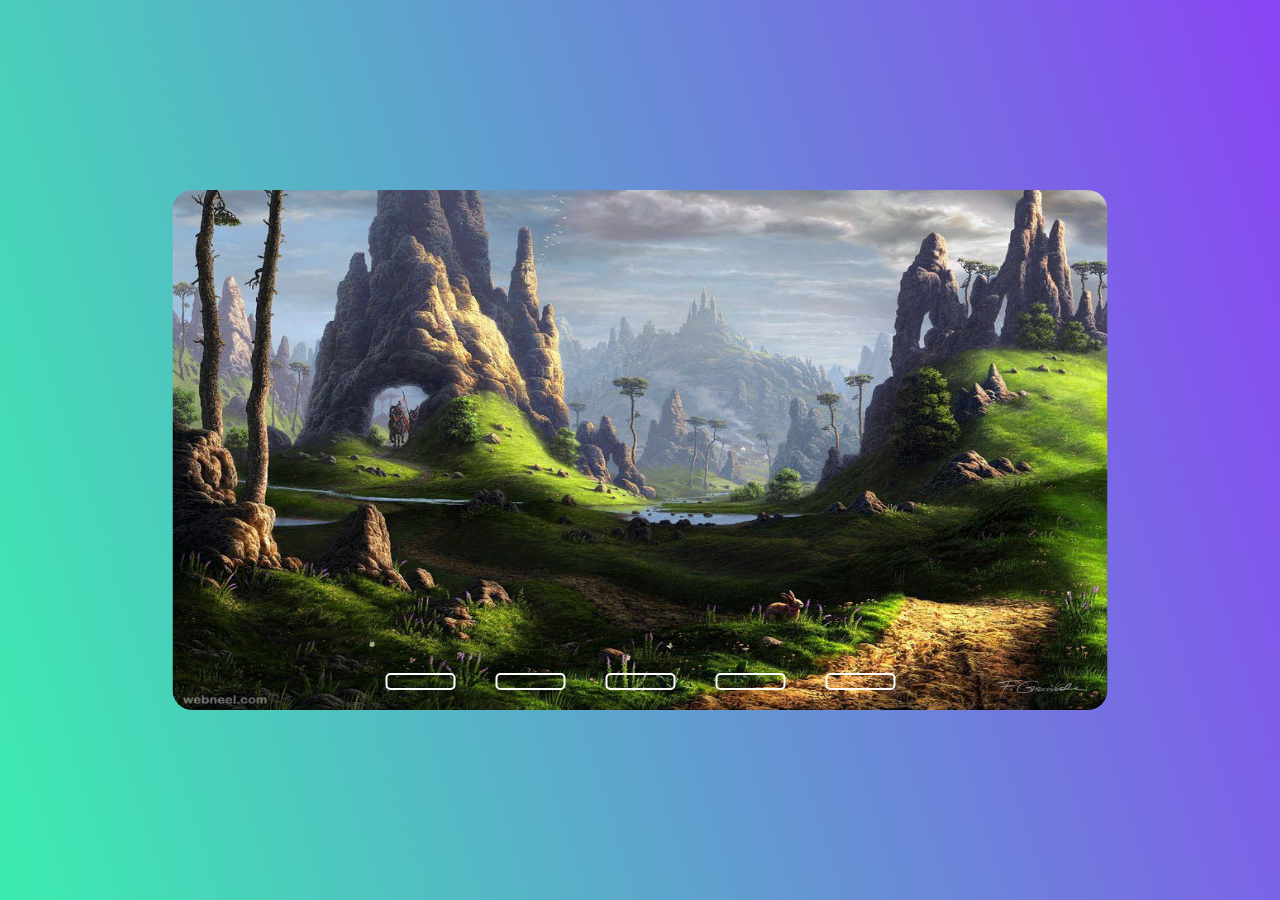
<file: desafios/desafio4.html>
<!DOCTYPE html>
<html lang="pt-br">
  <head>
    <meta charset="UTF-8" />
    <meta http-equiv="X-UA-Compatible" content="IE=edge" />
    <meta name="viewport" content="width=device-width, initial-scale=1.0" />
    <title>Desafio 4</title>
    <link rel="stylesheet" href="../estilos/desafio_4_styles.css">

  </head>
  <body>
    <div class="content">
        <div class="slides">
            <input type="radio" name="slide" id="slide1" checked>
            <input type="radio" name="slide" id="slide2">
            <input type="radio" name="slide" id="slide3">
            <input type="radio" name="slide" id="slide4">
            <input type="radio" name="slide" id="slide5">

            <div class="slide s1"><img src="../imagens/desafio4/1.jpg" alt="Paisagem medieval com montanhas"></div>
            <div class="slide"><img src="../imagens/desafio4/2.jpg" alt="Paisagem fantasia com árvores roxas"></div>
            <div class="slide"><img src="../imagens/desafio4/3.jpg" alt="Capa do jogo cities skyline"></div>
            <div class="slide"><img src="../imagens/desafio4/4.jpg" alt="Lugar fantasia com cristais e montanhas"></div>
            <div class="slide"><img src="../imagens/desafio4/5.jpg" alt="Capa do jogo the first tree"></div>
        </div>

        <div class="navigation">
            <label class="bar" for="slide1"></label>
            <label class="bar" for="slide2"></label>
            <label class="bar" for="slide3"></label>
            <label class="bar" for="slide4"></label>
            <label class="bar" for="slide5"></label>
        </div>
    </div>

    <script src='../scripts/desafio_4.js'></script>
  </body>
</html>
</file>
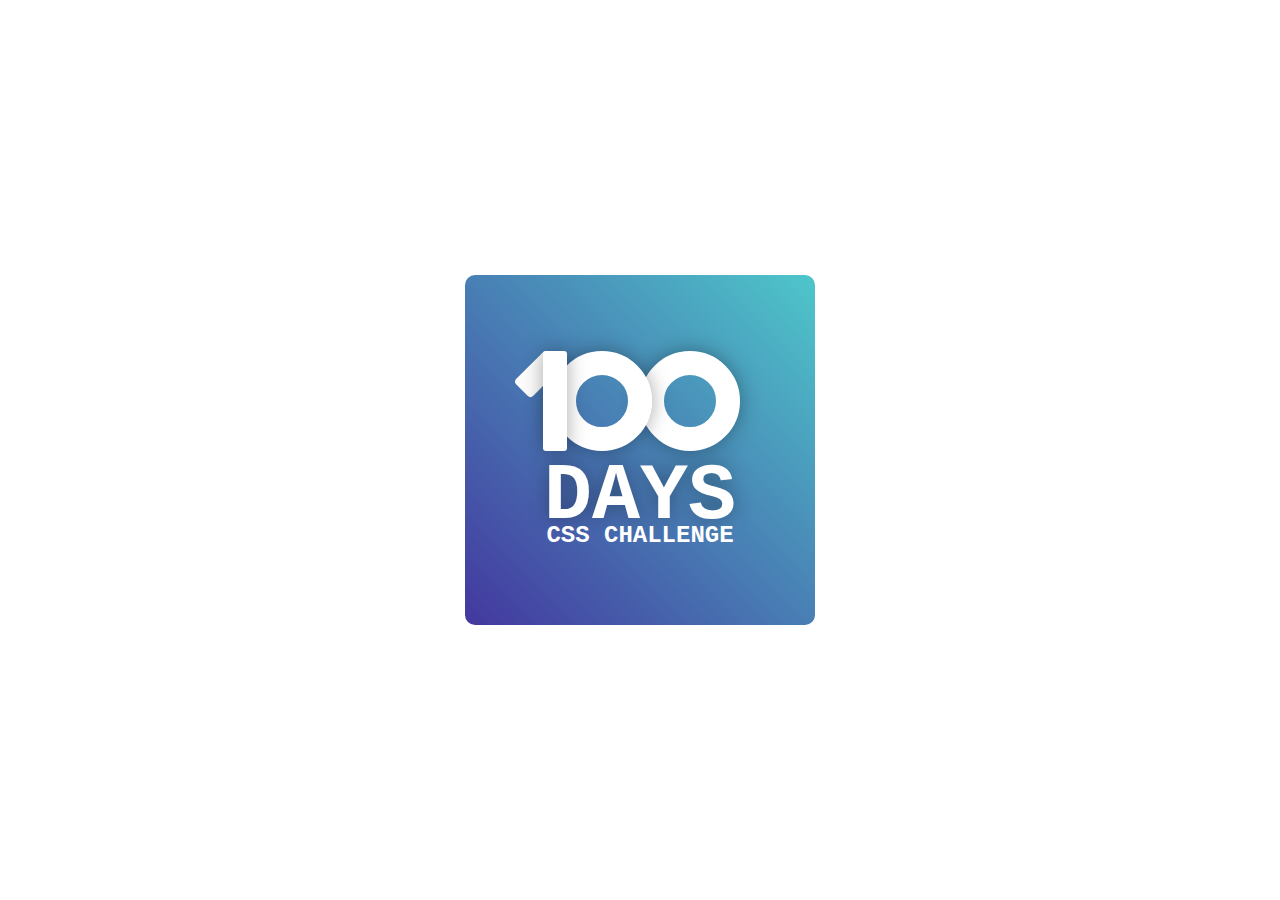
<file: desafios/desafio_1.html>
<!DOCTYPE html>
<html lang="pt-br">
  <head>
    <meta charset="UTF-8" />
    <meta http-equiv="X-UA-Compatible" content="IE=edge" />
    <meta name="viewport" content="width=device-width, initial-scale=1.0" />
    <title>Desafio 1</title>
    <link rel="stylesheet" href="../estilos/desafio_1_styles.css" />
  </head>
  <body>
    <main>
      <div class="number">
        <div class="one"></div>
        <div class="stroke-one"></div>
        <div class="zero zero1"></div>
        <div class="zero zero2"></div>
      </div>
      <h2>Days</h2>
      <p>Css Challenge</p>
    </main>
  </body>
</html>
</file>
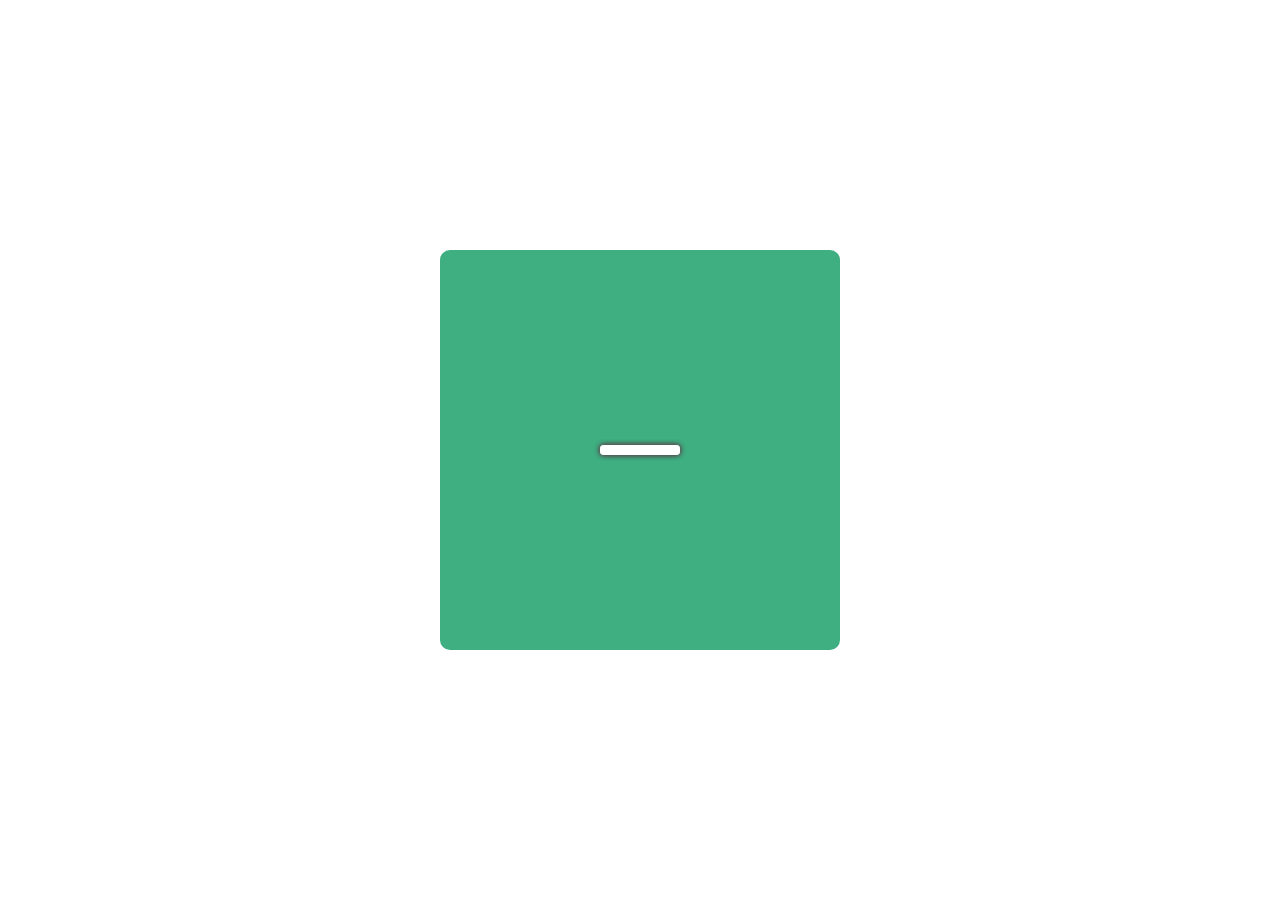
<file: desafios/desafio_2.html>
<!DOCTYPE html>
<html lang="pt-br">
  <head>
    <meta charset="UTF-8" />
    <meta http-equiv="X-UA-Compatible" content="IE=edge" />
    <meta name="viewport" content="width=device-width, initial-scale=1.0" />
    <title>Desafio 2</title>
    <link rel="stylesheet" href="../estilos/desafio_2_styles.css" />
  </head>
  <body>
    <div class="container">
        <div class="center">
            <div id="menu">
                <div class="bar"></div>
                <div class="bar"></div>
                <div class="bar"></div>
            </div>
        </div>
    </div>


    <script src="../scripts/desafio_2.js"></script>
  </body>
</html>
</file>
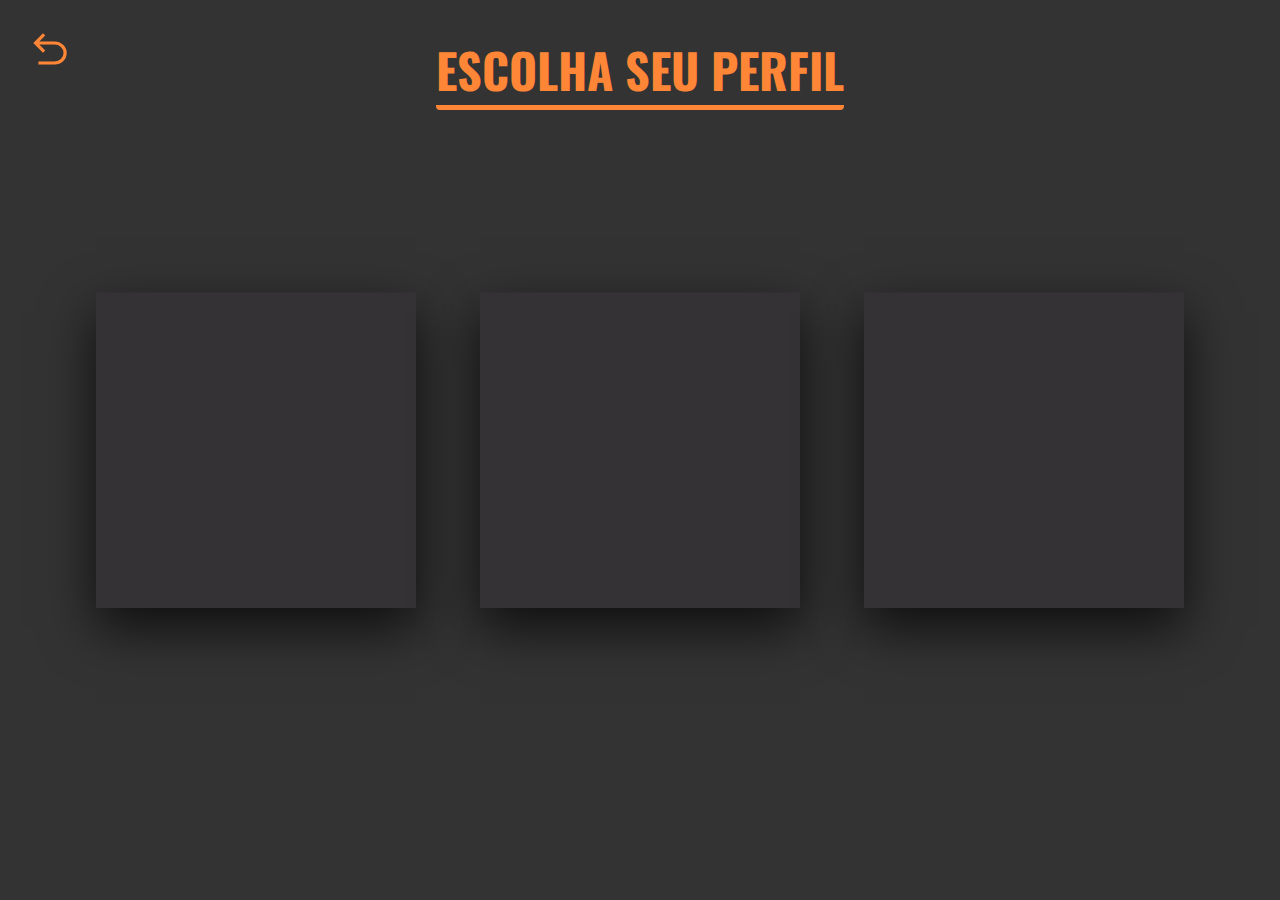
<file: desafios/desafio_3.html>
<!DOCTYPE html>
<html lang="pt-br">
  <head>
    <meta charset="UTF-8" />
    <meta http-equiv="X-UA-Compatible" content="IE=edge" />
    <meta name="viewport" content="width=device-width, initial-scale=1.0" />
    <title>Desafio 3</title>

    <link rel="stylesheet" href="https://fonts.googleapis.com/css2?family=Material+Symbols+Outlined:opsz,wght,FILL,GRAD@24,400,0,0" />
    <link rel="stylesheet" href="../estilos/desafio_3_styles.css" />
    <link href="https://fonts.googleapis.com/css2?family=Baloo+2:wght@400;700;800&amp;family=Roboto:wght@400;700&amp;display=swap" rel="stylesheet">

  </head>
  <body>
    <main>
        <span class="material-symbols-outlined">
            undo
        </span>
        <h1>Escolha seu perfil</h1>
        <div class="card card1">
            <div class="card-top"></div>
            <div class="card-bottom">
                <p>Se sua parada é saúde e bem-estar, você deve gostar dessa plano feito especialmente pra pessoas como você!</p>
                <button value="Salvar">Escolher</button>
            </div>
        </div>

        <div class="card card2">
            <div class="card-top"></div>
            <div class="card-bottom">
                <p>Gosta de ter resistência, força e vitalidade pra viver a vida no potencial máximo? Arrisca nesse aqui, é todo seu! </p>
                <button value="Salvar">Escolher</button>
            </div>
        </div>

        <div class="card card3">
            <div class="card-top"></div>
            <div class="card-bottom">
                <p>Você é hardcore e gosta mesmo é de ter força pra lutar com um urso? Se essa realmente é sua essência, esse deve servir melhor...</p>
                <button value="Salvar">Escolher</button>
            </div>
        </div>
    </main>
  </body>
</html>
</file>
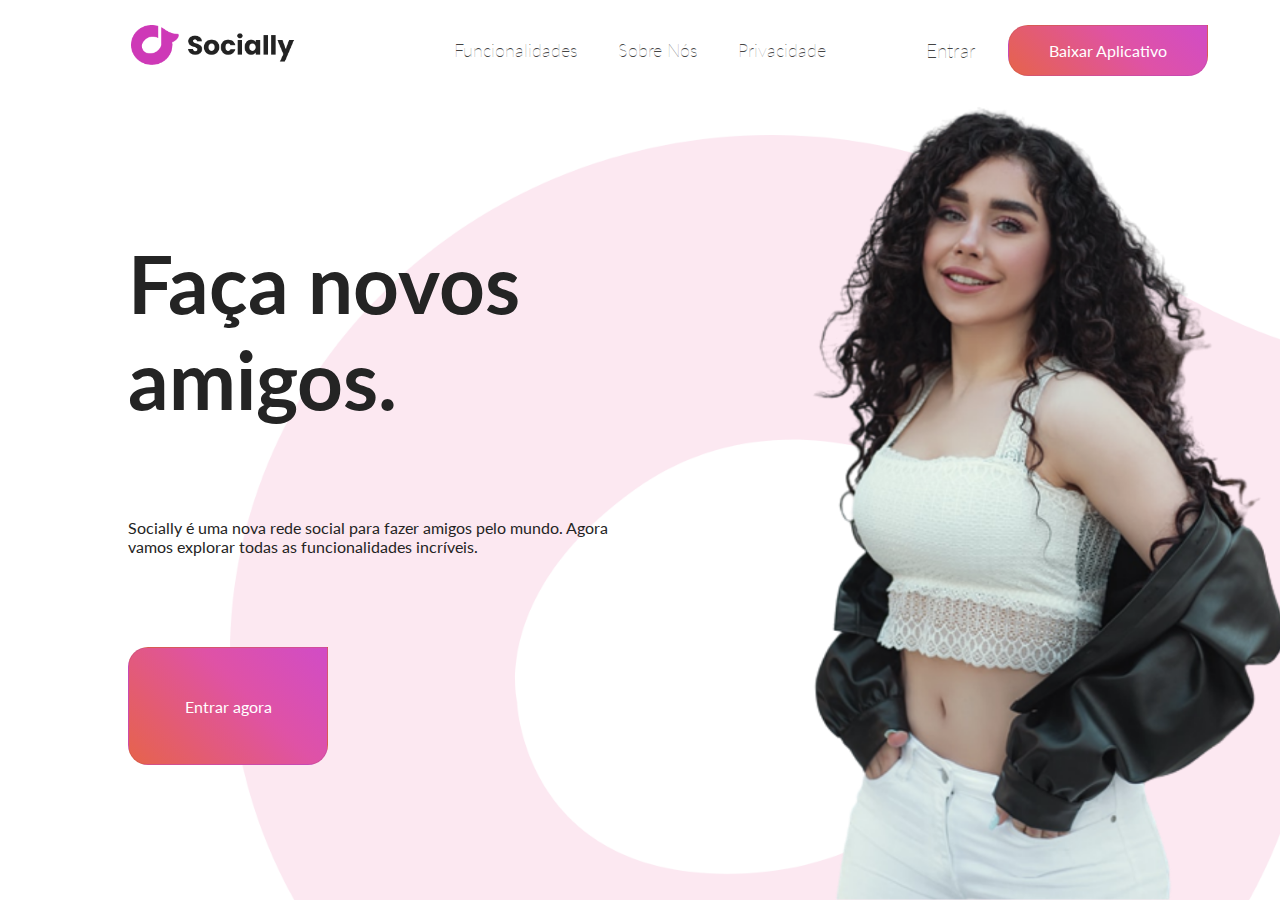
<file: desafios/desafio_5.html>
<!DOCTYPE html>
<html lang="pt-br">
  <head>
    <meta charset="UTF-8" />
    <meta http-equiv="X-UA-Compatible" content="IE=edge" />
    <meta name="viewport" content="width=device-width, initial-scale=1.0" />
    <title>Desafio 5</title>
    <link rel="stylesheet" href="../estilos/desafio_5_styles.css">
    
    <link href="https://fonts.googleapis.com/css2?family=Baloo+2:wght@400;700;800&amp;family=Roboto:wght@400;700&amp;display=swap" rel="stylesheet">
  </head>
  <body>
    <!-- NAV BAR -->

    <div class="content">
        <nav>
            <div class="image">
                <img src="../imagens/desafio5/logo.png" alt="Logo">
            </div>
            <div class="nav">
                <h2>Funcionalidades</h2>
                <h2>Sobre Nós</h2>
                <h2>Privacidade</h2>
            </div>
            <div class="login">
                <h2>Entrar</h2>
                <button class="download">Baixar Aplicativo</button>
            </div>
        </nav>
        
        <!-- NAV BAR -->
        
        <!-- INTRO -->
        <main>
            <div class="text">
                <h1>Faça novos amigos.</h1>
                <p>Socially é uma nova rede social para fazer amigos pelo mundo. Agora vamos explorar todas as funcionalidades incríveis.</p>
                <button class="join">Entrar agora</button>
            </div>
            <div class="girl">
                <img src="../imagens/desafio5/pic.png" alt="Garota Principal">
            </div>
        </main>
    </div>

    <!-- INTRO -->
  </body>
</html>
</file>
<file: estilos/desafio_4_styles.css>
* {
    margin: 0px;
    padding: 0px;
    box-sizing: border-box;
}

body, html{
    width: 100vw;
    height: 100vh;
    background-image: linear-gradient(72deg, #3DEBB0 1%, #8946F3 99%);
}

input{
    display: none;
}

.content {
    position: absolute;
    overflow: hidden;
    top: 50%;
    left: 50%;
    transform: translate(-50%, -50%);

    width: 935px;
    height: 520px;

    border-radius: 20px;
}

.slides {
    display: flex;
    width: 500%;
    height: 100%;
}
.slide{
    width: 20%;
    transition: .5s;
}

.slide img{
    width: 100%;
    height: 100%;
}

#slide1:checked ~ .s1{
    margin-left: 0px;
}
#slide2:checked ~ .s1{
    margin-left: -20%;
}
#slide3:checked ~ .s1{
    margin-left: -40%;
}
#slide4:checked ~ .s1{
    margin-left: -60%;
}
#slide5:checked ~ .s1{
    margin-left: -80%;
}

.navigation {
    position: absolute;
    bottom: 20px;
    left: 50%;
    transform: translateX(-50%);
    display: flex;
}

.bar {
    width: 70px;
    height: 17px;
    border: 2px solid white;
    border-radius: 5px;
    cursor: pointer;

    transition: background-color .3s;
}

.bar:not(:last-child){
    margin-right: 40px;
}

.bar:hover{
    background-color: white;
    transition: .3s;
}
</file>
<file: estilos/desafio_1_styles.css>
* {
    margin: 0px;
    padding: 0px;
    box-sizing: border-box;
    font-family: 'Courier New', Courier, monospace;
}

main{
    display: flex;
    position: absolute;

    width: 350px;
    height: 350px;
    border-radius: 10px; 

    background-image: linear-gradient(to bottom left, #4ec6ca, #43389f);   

    flex-direction: column;
    justify-content: center;
    align-items: center;

    top: 50%;
    left: 50%;
    transform: translate(-50%, -50%);
}

.number{
    display: flex;
}

.stroke-one{
    width: 24px;
    height: 100px;
    background-color: rgb(255, 255, 255);
    box-shadow: 0px 0px 20px 0px rgba(0, 0, 0, 0.342);
    border-radius: 3px;

    z-index: 4;
    transform: translateX(15px);
}
.one{
    position: absolute;

    background-color: rgb(252, 252, 252);

    transform: rotate(45deg) translate(-1px, 2px);

    width: 24px;
    height: 45px;
    border-radius: 4px;
    z-index: 3;
}
.zero{
    width: 100px;
    height: 100px;
    border: 24px solid white;
    border-radius: 50%;
}

.zero1{
    box-shadow: 0px 0px 20px 0px rgba(0, 0, 0, 0.342);
    z-index: 2;
}

.zero2{
    transform: translateX(-12px);
    box-shadow: 0px 0px 20px 0px rgba(0, 0, 0, 0.342);
}

h2 {
    color: rgb(255, 255, 255);
    font-size: 5em;

    text-transform: uppercase;
    text-shadow: 0px 0px 20px rgba(0, 0, 0, 0.342);
}

p{
    font-size: 1.5em;
    text-transform: uppercase;
    font-weight: bold;
    color: #ffffff;
    margin-top: -20px;
}
</file>
<file: estilos/desafio_2_styles.css>
.container {
    position: absolute;
    width: 400px;
    height: 400px;
    border-radius: 10px;
    background-color: #3faf82;
    top: 50%;
    left: 50%;
    transform: translate(-50%,-50%);
}

.center {
    position: absolute;
    top: 50%;
    left: 50%;
    transform: translate(-50%,-50%);
}

#menu{
    width: 80px;
    height: 60px;
    cursor: pointer;
    display: flex;
    align-items: center;
    justify-content: center;
    flex-direction: column;
}

.bar{
    box-shadow: 0px 0px 5px #555;
    width: 100%;
    height: 10px;
    background-color: #fff;
    border-radius: 4px;
    position: absolute;
}
.bar:nth-child(1){
    animation: menu-close 1s forwards;
}
.bar:nth-child(2){
    animation: menu-close2 1s forwards;
}
.bar:nth-child(3){
    animation: menu-close3 1s forwards;
}
.open .bar:nth-child(1){
    animation: menu-open 1s forwards;
}
.open .bar:nth-child(2){
    animation: menu-open2 1s forwards;
}
.open .bar:nth-child(3){
    animation: menu-open3 1s forwards;
}

@keyframes menu-close{
    0% {
        transform: rotate(45deg);
    }
    50% {
        transform: translateY(0px);
    }
    100%{
        transform: translateY(-25px);
    }
}
@keyframes menu-close2{
    0% {
        scale: 0%;
    }
    100%{
        scale: 100%;
    }
}
@keyframes menu-close3{
    0% {
        transform: rotate(-45deg);
    }
    50% {
        transform: translateY(0px);
    }
    100%{
        transform: translateY(25px);
    }
}



@keyframes menu-open {
    0%{
        transform: translateY(25px);
    }
    50%{
        transform: translateY(0px);
    }
    100%{
        transform: rotate(45deg);
    }
}
@keyframes menu-open2 {
    0%{
        scale: 100%;
    }
    100%{
        scale: 0%;
    }
}
@keyframes menu-open3 {
    0%{
        transform: translateY(-25px);
    }
    50%{
        transform: translateY(0px);
    }
    100%{
        transform: rotate(-45deg);
    }
}
</file>
<file: estilos/desafio_3_styles.css>
@import url(https://fonts.googleapis.com/css?family=Oswald);
 /* 
    preto: #343334
 */

 * {
    margin: 0px;
    padding: 0px;
    font-family: 'Baloo 2';
 }
 body,html {
    width: 100%;
    height: 100%;
    box-sizing: border-box;
 }

 main{
    width: 100%;
    height: 100%;
    background-color: #343334;
 }

 span.material-symbols-outlined{
    position: absolute;
    display: inline;
    margin: 25px 0 0px 25px;
    color: #ff8636;
    font-size: 50px;
 }

 span.material-symbols-outlined:hover{
    color: #ffa66b;
    cursor: pointer;
 }

 h1 {
    position: absolute;
    top: 8%;
    left: 50%;
    transform: translate(-50%, -50%);

    font-size: 3em;
    text-transform: uppercase;
    font-family: 'Oswald';
    text-align: center;

    border-bottom: 5px solid #ff8636;
    border-bottom-left-radius: 4px;
    border-bottom-right-radius: 4px;
    
    color: #ff8636;
 }

 .card1, .card2, .card3{
    position: absolute;
    top: 50%;
    left: 50%;
    transform: translate(-50%,-50%);

    width: 25%;
    height: 35%;

    box-shadow: 0px 20px 50px 0px rgba(0, 0, 0, 0.712);
    
    transition: top .3s;
    transition-timing-function: ease;
 }

 .card1{
    top: 50%;
    left: 20%;
    transform: translate(-50%,-50%);
 }

 .card3{
    top: 50%;
    left: 80%;
    transform: translate(-50%,-50%);
 }
 .card-top {
    position: absolute;
    background-color: hsl(300, 1%, 20%);
    width: 100%;
    height: 100%;
    z-index: 1;
    transition: background-color .3s;
    transition-timing-function: ease;
 }
.card-bottom {
    position: absolute;
    top: 100%;
    background-color: #f8f8f8;
    width: 100%;
    height: 0%;
    z-index: 0;
    transition: height .3s;
    transition-timing-function: ease;
    overflow: hidden;
}
.card-bottom p{
    text-align: center;
    margin: 45px auto 15px;
    color: transparent;
}
.card-bottom button{
    display: block;

    position: absolute;
    left: -25%;
    top: 65%;
    transform: translate(-50%, 50%);
    
    padding: 6px 4px;
    border: 1px solid rgba(0, 0, 0, 0.795);

    font-weight: 100;
    text-transform: uppercase;

    background-color: #ffffff;

    transition: .2;
}

.card:hover .card-bottom{
    height: 100%;
    transition: height .3s;
    transition-timing-function: ease;
}
.card:hover .card-bottom p{
    width: 80%;
    color: rgb(99, 99, 99);
    transition: .3s;
}
.card:hover .card-bottom button{
    left: 50%;
    transition: top .1s;
}
.card button:hover{
    background-color: #343334;
    color: #ff8636;
    cursor: pointer;
}

.card:hover{
    top: calc(50% - 17.5%);
    transition: .3s;
    transition-timing-function: ease;
}
.card2:hover{
    top: calc(50% - 10%);
    transition: .3s;
    transition-timing-function: ease;
}
.card:hover .card-top,.card-bottom{
    box-shadow: 0px 0px 10px 0px rgba(255, 255, 255, 0.138);
}
.card:hover .card-top{
    background: url('../imagens/desafio3/desafio3_img.png') no-repeat;
    background-size: contain;
    background-position: bottom center;

    background-color: #30c970;
    transition: .3s;
    transition-timing-function: ease;
}
.card:hover.card2 .card-top{
    background: url('../imagens/desafio3/desafio3_img2.png') no-repeat;
    background-size: cover  ;
    background-color: #0044ff;
}
.card:hover.card3 .card-top{
    background: url('../imagens/desafio3/desafio3_img3.png') no-repeat;
    background-size: cover;
    background-position: bottom bottom;
    background-color: #cc1313;
}
</file>
<file: estilos/desafio_5_styles.css>
@import url(https://fonts.googleapis.com/css?family=Lato);

* {
    margin: 0px;
    padding: 0px;
    box-sizing: border-box;
    font-family: 'Lato';
}

body, html {
    width: 100vw;
    height: 100vh;
}

@keyframes subirtexto1 {
    0% {
        opacity: 0;
        margin-top: 10%;
    }
    25% {
        opacity: 1;
        margin-top: 0%
    }
    50% {
        
    }
    100% {
        opacity: 1;
        margin-top: 0%
    }
}
@keyframes subirtexto2 {
    0% {
        opacity: 0;
        margin-top: 10%;
    }
    25% {
        opacity: 0;
        margin-top: 10%;
    }
    50% {
        opacity: 1;
        margin-top: 0%
    }
    100% {
    }
}
@keyframes subirbtn {
    0% {
        opacity: 0;
        margin-top: 10%;
    }
    25% {
    }
    50% {
        opacity: 0;
        margin-top: 10%;
    }
    75%{
        opacity: 1;
        margin-top: 0%
    }
    100% {
    }
}
@keyframes subirimg {
    0% {
        opacity: 0;
        margin-top: 10%;
    }
    25% {
    }
    50% {
    }
    75% {
        opacity: 0;
        margin-top: 10%;
    }
    100% {
        opacity: 1;
        margin-top: 0%;
    }
}

.content{
    width: 100%;
    height: 100vh;

    background: url('../imagens/desafio5/back-image.png') no-repeat;
    overflow: hidden;
    background-size: cover;
}

/* NAVBAR */
nav{
    display: grid;
    grid-template-columns: 1fr 1fr 1fr;
    grid-template-rows: 100px;
    justify-items: center;
}
/* IMAGE IMG */
nav .image{
    padding: 25px;
    justify-content: center;
}
nav .image img{
    cursor: pointer;
    height: 40px;
}

/* NAVBAR NAV */
nav .nav {
    display: flex;
    gap: 2.5rem;
    align-self: center;

}
nav .nav h2{
    font-weight: 100;
    font-size: 1.1em;
    color: rgb(68, 68, 68);
}
nav .nav h2:hover, nav .login h2:hover{
    cursor: pointer;
    color: rgb(148, 148, 148);
}

/* LOGIN BUTTON */
nav .login{
    display: flex;
    gap: 2rem;
    align-items: center;
}
nav .login h2{
    font-weight: 100;
    font-size: 1.2em;
    color: rgb(68, 68, 68);
}

nav .login button, main .join{
    background-image: linear-gradient(45deg, #e6634c 1%, #DF52A6 60%, #D14CC6);
    color: white;

    border-radius: 20px;
    border-top-right-radius: 0px;
    border: 1px solid rgba(0, 0, 0, 0.055);

    font-size: 1rem;
    padding: 15px 40px;
}
nav .login button:hover, .text button:hover{
    cursor: pointer;
    background-image: linear-gradient(45deg, #bb503d 1%, #af4283 60%, #ac40a3);
}

/* NAVBAR */


/* INTRO */

main{
    display: grid;
    grid-template-columns: 50% 40%;
    justify-content: center;
    align-items: center;
}
main .text{
    display: flex;
    flex-wrap: wrap;
    gap: 1.5rem;

    width: 40vw;
    height: calc(70vh - 100px);
    margin: auto;
    color: rgb(36, 36, 36);
    cursor: default;
}
.text h1{
    animation: subirtexto1 2.5s forwards;
    font-size: 5rem;
}
.text p{
    animation: subirtexto2 2.5s forwards;
    cursor: auto;
}
.text button{
    width: 200px;
    animation: subirbtn 2.5s forwards;
}
main .girl {
    height: calc(100vh - 100px);
}
main .girl img{
    height: calc(100vh - 100px);
    animation: subirimg 2.5s forwards;
}

/* INTRO */
</file>
